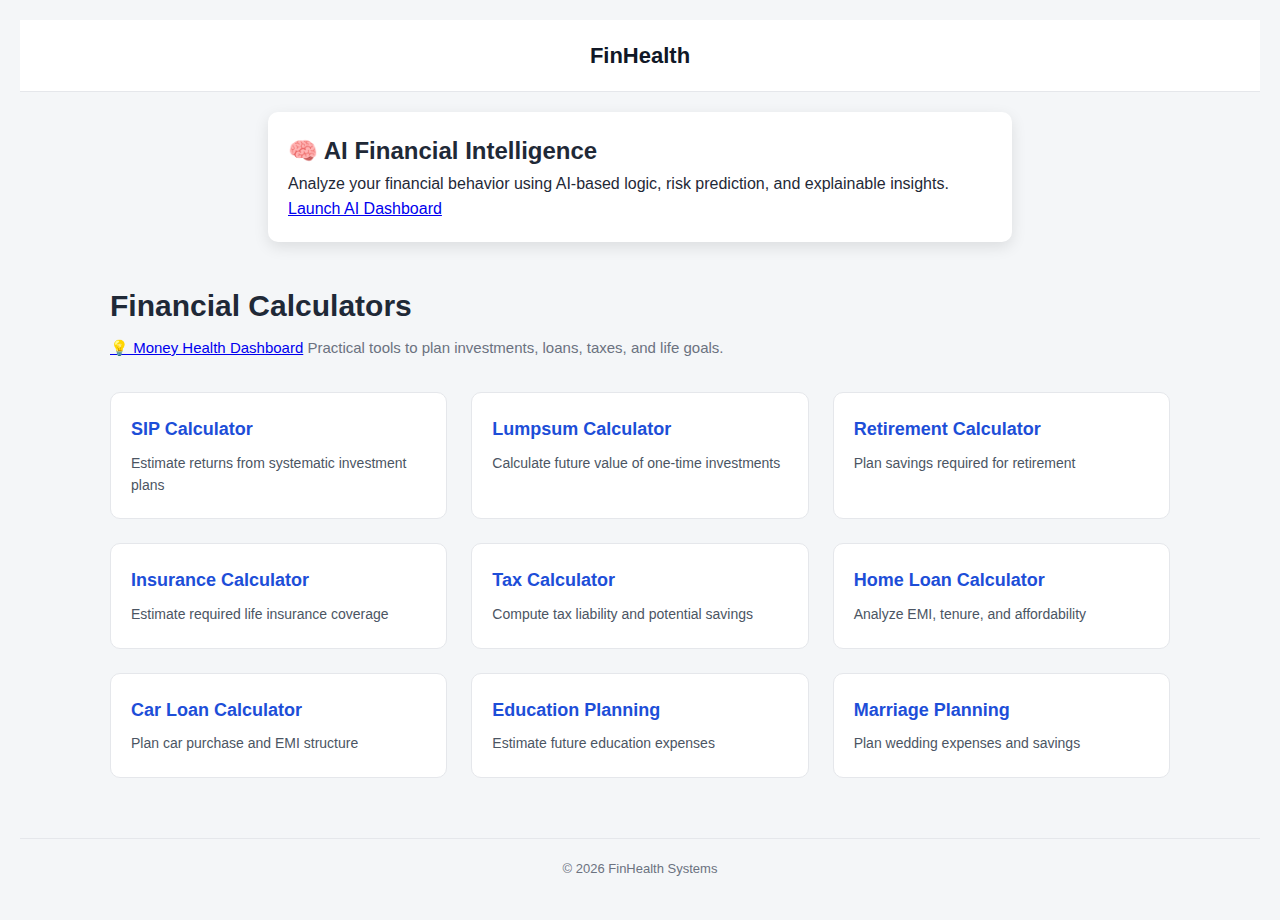
<file: index.html>
<!DOCTYPE html>
<html lang="en">
<head>
  <meta charset="UTF-8">
  <title>FinHealth – Financial Calculators</title>
  <meta name="viewport" content="width=device-width, initial-scale=1.0">
  <link rel="stylesheet" href="css/style.css">
</head>

<body>

<!-- Header -->
<nav class="navbar">
  <h1 class="logo">FinHealth</h1>
</nav>
<section class="card">
  <h2>🧠 AI Financial Intelligence</h2>
  <p>
    Analyze your financial behavior using AI-based logic,
    risk prediction, and explainable insights.
  </p>

  <a href="ai-dashboard.html" class="btn">
    Launch AI Dashboard
  </a>
</section>

<!-- Main Content -->
<main class="content">

  <section class="page-header">
    <h2>Financial Calculators</h2>
    <p>
      <a href="innovation.html">💡 Money Health Dashboard</a>

      Practical tools to plan investments, loans, taxes, and life goals.
    </p>
  </section>

  <!-- Calculator Grid -->
  <section class="calculator-grid">

    <a href="calculators/sip.html" class="calc-card">
      <h3>SIP Calculator</h3>
      <p>Estimate returns from systematic investment plans</p>
    </a>

    <a href="calculators/lumpsum.html" class="calc-card">
      <h3>Lumpsum Calculator</h3>
      <p>Calculate future value of one-time investments</p>
    </a>

    <a href="calculators/retirement.html" class="calc-card">
      <h3>Retirement Calculator</h3>
      <p>Plan savings required for retirement</p>
    </a>

    <a href="calculators/insurance.html" class="calc-card">
      <h3>Insurance Calculator</h3>
      <p>Estimate required life insurance coverage</p>
    </a>

    <a href="calculators/tax.html" class="calc-card">
      <h3>Tax Calculator</h3>
      <p>Compute tax liability and potential savings</p>
    </a>

    <a href="calculators/home-loan.html" class="calc-card">
      <h3>Home Loan Calculator</h3>
      <p>Analyze EMI, tenure, and affordability</p>
    </a>

    <a href="calculators/car.html" class="calc-card">
      <h3>Car Loan Calculator</h3>
      <p>Plan car purchase and EMI structure</p>
    </a>

    <a href="calculators/education.html" class="calc-card">
      <h3>Education Planning</h3>
      <p>Estimate future education expenses</p>
    </a>

    <a href="calculators/marriage.html" class="calc-card">
      <h3>Marriage Planning</h3>
      <p>Plan wedding expenses and savings</p>
    </a>

  </section>

</main>

<!-- Footer -->
<footer>
  <p>© 2026 FinHealth Systems</p>
</footer>

</body>
</html>
</file>
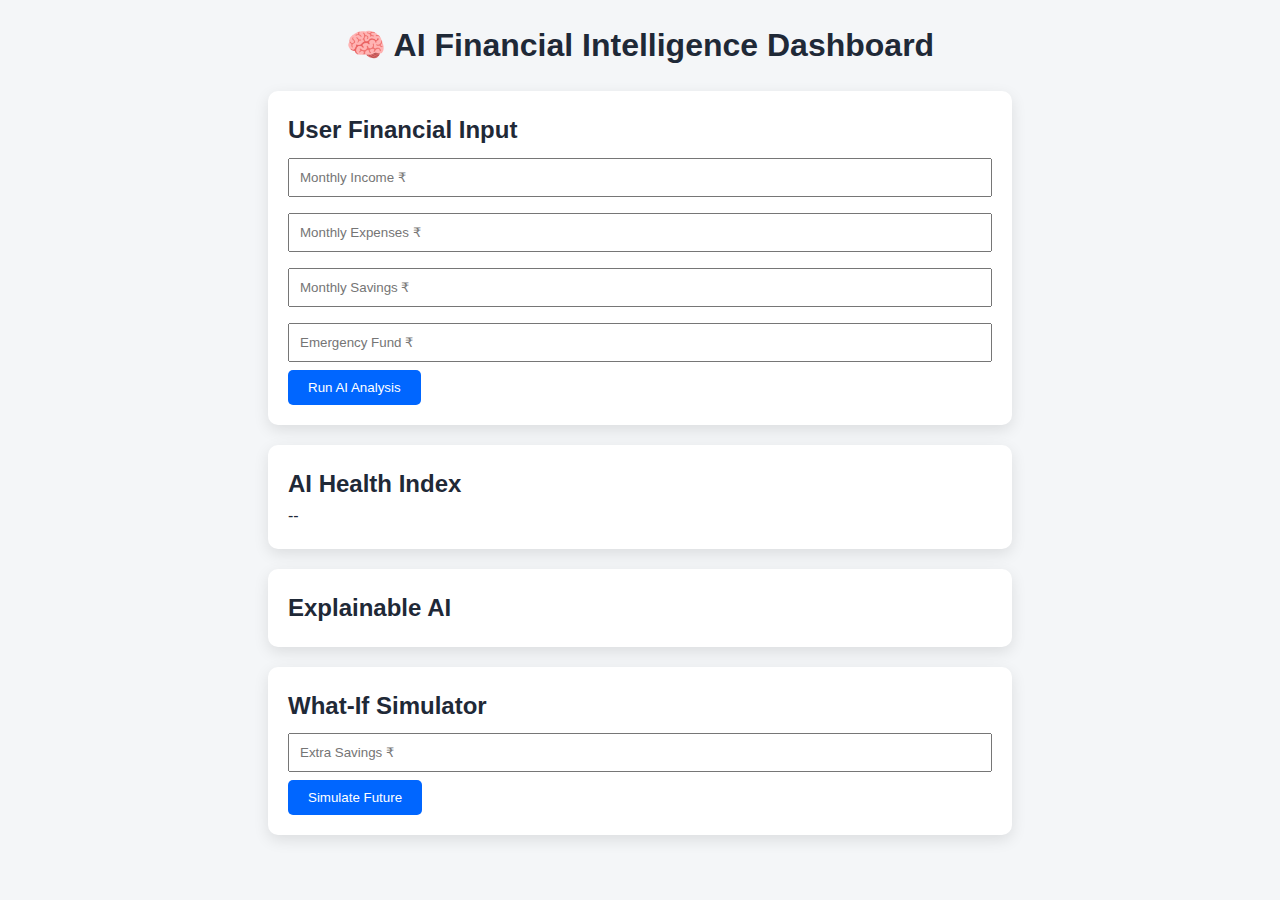
<file: ai-dashboard.html>
<!DOCTYPE html>
<html>
<head>
  <title>AI Financial Intelligence</title>
  <link rel="stylesheet" href="css/style.css">
</head>
<body>

<h1>🧠 AI Financial Intelligence Dashboard</h1>

<section class="card">
  <h2>User Financial Input</h2>
  <input id="income" placeholder="Monthly Income ₹" type="number">
  <input id="expenses" placeholder="Monthly Expenses ₹" type="number">
  <input id="savings" placeholder="Monthly Savings ₹" type="number">
  <input id="emergency" placeholder="Emergency Fund ₹" type="number">

  <button onclick="runAI()">Run AI Analysis</button>
</section>

<section class="card">
  <h2>AI Health Index</h2>
  <div id="aiScore">--</div>
  <p id="riskLevel"></p>
  <p id="personality"></p>
</section>

<section class="card">
  <h2>Explainable AI</h2>
  <ul id="explanation"></ul>
</section>

<section class="card">
  <h2>What-If Simulator</h2>
  <input id="extraSave" placeholder="Extra Savings ₹" type="number">
  <button onclick="simulate()">Simulate Future</button>
  <p id="simulationResult"></p>
</section>

<script src="js/ai-engine.js"></script>
<script src="js/ai-explainer.js"></script>
<script src="js/ai-simulator.js"></script>
<script src="js/ai-ui.js"></script>

</body>
</html>
</file>
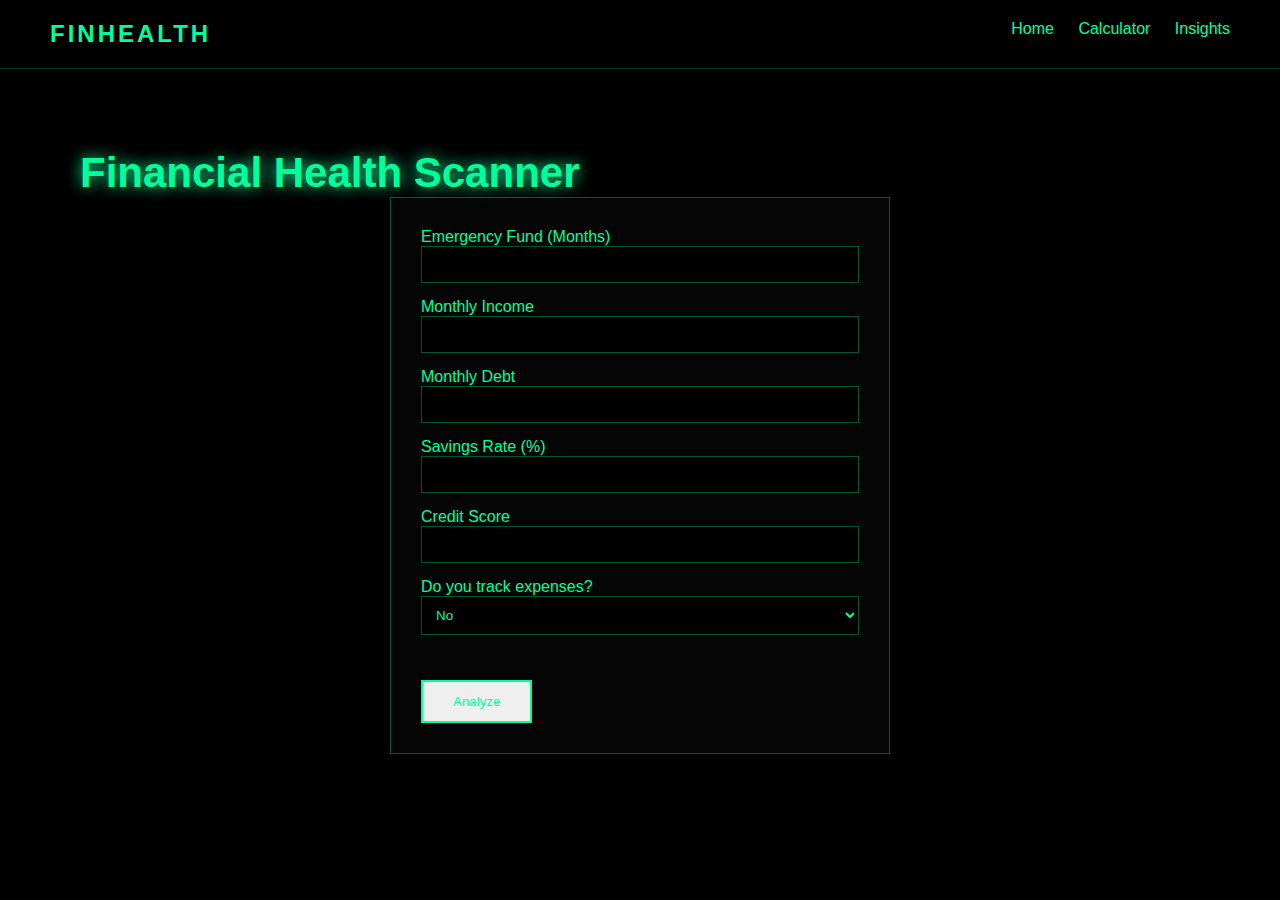
<file: calculator.html>
<!DOCTYPE html>
<html lang="en">
<head>
  <meta charset="UTF-8">
  <title>FinHealth Scanner</title>
  <link rel="stylesheet" href="style.css">
</head>
<body>

<div class="bg-animation"></div>

<nav class="navbar">
  <h1 class="logo">FINHEALTH</h1>
  <div class="nav-links">
    <a href="index.html">Home</a>
    <a href="calculator.html">Calculator</a>
    <a href="importance.html">Insights</a>
  </div>
</nav>

<section class="scanner">
  <h2 class="glow">Financial Health Scanner</h2>

  <div class="card">
    <label>Emergency Fund (Months)</label>
    <input type="number" id="emergency">

    <label>Monthly Income</label>
    <input type="number" id="income">

    <label>Monthly Debt</label>
    <input type="number" id="debt">

    <label>Savings Rate (%)</label>
    <input type="number" id="savings">

    <label>Credit Score</label>
    <input type="number" id="credit">

    <label>Do you track expenses?</label>
    <select id="track">
      <option value="0">No</option>
      <option value="1">Yes</option>
    </select>

    <button class="btn-neon" onclick="calculate()">Analyze</button>
  </div>

  <div class="result-box">
    <h3 id="score"></h3>
    <p id="message"></p>
  </div>
</section>

<script src="script.js"></script>
</body>
</html>
</file>
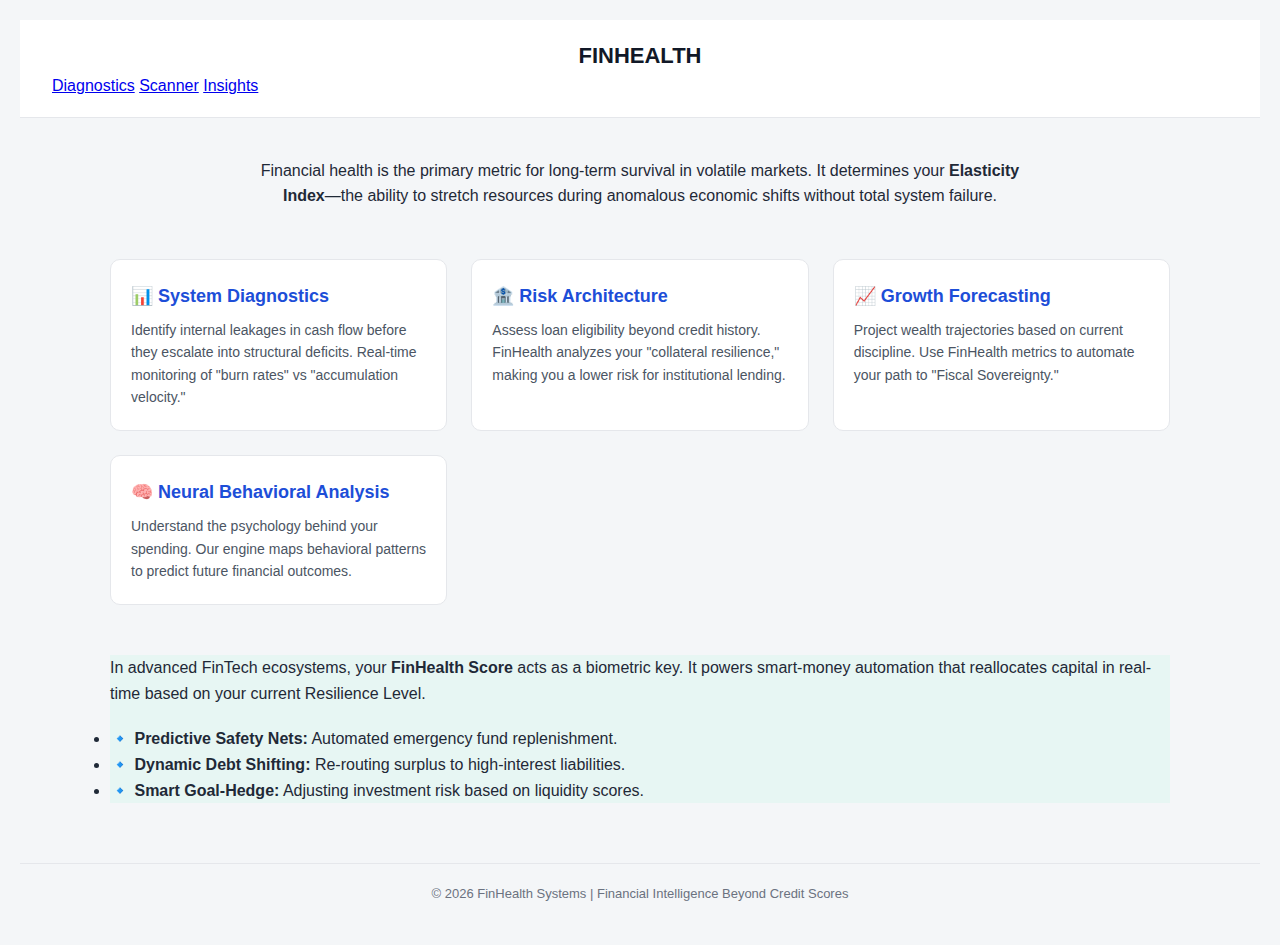
<file: importance.html>
<!DOCTYPE html>
<html lang="en">
<head>
  <meta charset="UTF-8">
  <title>FinHealth | Neural Insights</title>
  <meta name="viewport" content="width=device-width, initial-scale=1.0">
  <link rel="stylesheet" href="css/style.css">
</head>
<body>

<div id="parallax-bg">
  <div class="layer layer-stars"></div>
  <div class="layer layer-grid"></div>
  <div class="layer layer-glow"></div>
  <canvas id="particle-canvas"></canvas>
</div>

<nav class="navbar">
  <h1 class="logo">FINHEALTH</h1>
  <div class="nav-links">
    <a href="index.html">Diagnostics</a>
    <a href="calculator.html">Scanner</a>
    <a href="importance.html">Insights</a>
  </div>
</nav>

<section class="content">
  <h2 class="glow">Critical Financial Intelligence</h2>
  
  <p class="intro" style="text-align: center; max-width: 800px; margin: 0 auto 50px auto;">
    Financial health is the primary metric for long-term survival in volatile markets. 
    It determines your <strong>Elasticity Index</strong>—the ability to stretch resources during 
    anomalous economic shifts without total system failure.
  </p>

  <div class="calculator-grid">
    <div class="calc-card">
      <h3>📊 System Diagnostics</h3>
      <p>Identify internal leakages in cash flow before they escalate into structural deficits. Real-time monitoring of "burn rates" vs "accumulation velocity."</p>
    </div>

    <div class="calc-card">
      <h3>🏦 Risk Architecture</h3>
      <p>Assess loan eligibility beyond credit history. FinHealth analyzes your "collateral resilience," making you a lower risk for institutional lending.</p>
    </div>

    <div class="calc-card">
      <h3>📈 Growth Forecasting</h3>
      <p>Project wealth trajectories based on current discipline. Use FinHealth metrics to automate your path to "Fiscal Sovereignty."</p>
    </div>

    <div class="calc-card">
      <h3>🧠 Neural Behavioral Analysis</h3>
      <p>Understand the psychology behind your spending. Our engine maps behavioral patterns to predict future financial outcomes.</p>
    </div>
  </div>

  

  <div class="calc-card-left" style="margin-top: 50px; background: rgba(0, 255, 156, 0.05);">
    <h3 class="glow">AI-Driven Automation</h3>
    <p>
      In advanced FinTech ecosystems, your <strong>FinHealth Score</strong> acts as a biometric key. 
      It powers smart-money automation that reallocates capital in real-time based on your 
      current Resilience Level.
    </p>
    <ul class="use-list" style="margin-top: 20px;">
      <li>🔹 <strong>Predictive Safety Nets:</strong> Automated emergency fund replenishment.</li>
      <li>🔹 <strong>Dynamic Debt Shifting:</strong> Re-routing surplus to high-interest liabilities.</li>
      <li>🔹 <strong>Smart Goal-Hedge:</strong> Adjusting investment risk based on liquidity scores.</li>
    </ul>
  </div>

</section>

<footer>
  <p>© 2026 FinHealth Systems | Financial Intelligence Beyond Credit Scores</p>
</footer>

<script src="js/background.js"></script>
</body>
</html>
</file>
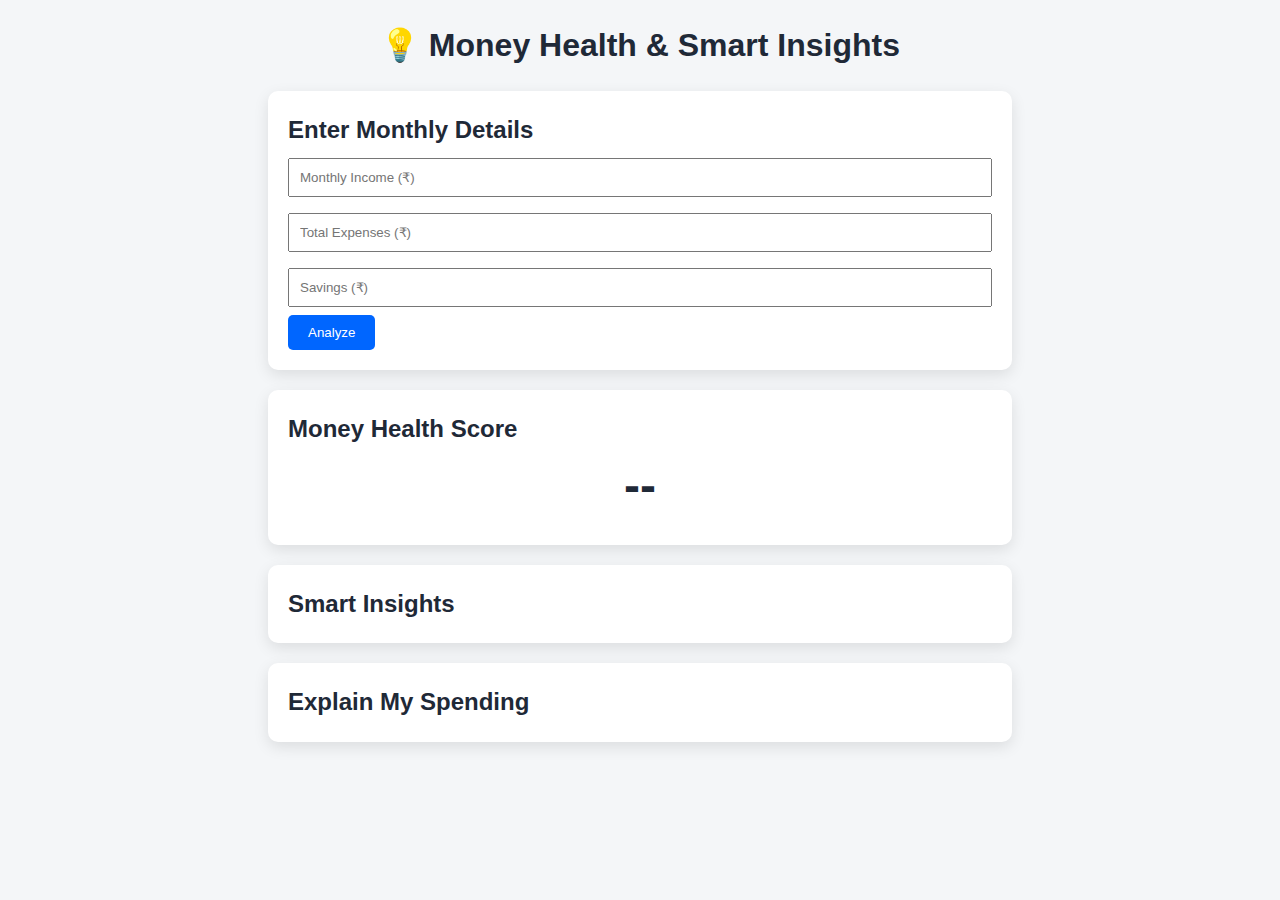
<file: innovation.html>
<!DOCTYPE html>
<html lang="en">
<head>
  <meta charset="UTF-8">
  <title>Money Health Dashboard</title>
  <link rel="stylesheet" href="css/style.css">
</head>
<body>

  <h1>💡 Money Health & Smart Insights</h1>

  <!-- INPUT SECTION -->
  <section class="card">
    <h2>Enter Monthly Details</h2>

    <input type="number" id="income" placeholder="Monthly Income (₹)">
    <input type="number" id="expenses" placeholder="Total Expenses (₹)">
    <input type="number" id="savings" placeholder="Savings (₹)">

    <button onclick="calculateHealth()">Analyze</button>
  </section>

  <!-- SCORE -->
  <section class="card">
    <h2>Money Health Score</h2>
    <div id="scoreCircle">--</div>
    <p id="scoreText"></p>
  </section>

  <!-- INSIGHTS -->
  <section class="card">
    <h2>Smart Insights</h2>
    <ul id="insights"></ul>
  </section>

  <!-- EXPLAIN PANEL -->
  <section class="card">
    <h2>Explain My Spending</h2>
    <p id="explain"></p>
  </section>

<script src="js/innovation.js"></script>
</body>
</html>
</file>
<file: style.css>
* {
  margin: 0;
  padding: 0;
  box-sizing: border-box;
  font-family: "Segoe UI", sans-serif;
}

body {
  background: #000;
  color: #00ff9c;
  overflow-x: hidden;
}

.bg-animation {
  position: fixed;
  width: 100%;
  height: 100%;
  background: radial-gradient(circle, rgba(0,255,156,0.08), transparent 60%);
  animation: pulse 6s infinite alternate;
  z-index: -1;
}

@keyframes pulse {
  from { transform: scale(1); }
  to { transform: scale(1.3); }
}

.navbar {
  display: flex;
  justify-content: space-between;
  padding: 20px 50px;
  border-bottom: 1px solid #00ff9c33;
}

.logo {
  font-size: 24px;
  letter-spacing: 3px;
}

.nav-links a {
  margin-left: 20px;
  color: #00ff9c;
  text-decoration: none;
}

.hero {
  text-align: center;
  padding: 120px 20px;
}

.glow {
  font-size: 42px;
  text-shadow: 0 0 15px #00ff9c;
}

.btn-neon {
  display: inline-block;
  margin-top: 30px;
  padding: 12px 30px;
  border: 2px solid #00ff9c;
  color: #00ff9c;
  text-decoration: none;
  transition: 0.3s;
}

.btn-neon:hover {
  background: #00ff9c;
  color: #000;
}

.content, .scanner {
  padding: 80px;
}

.card {
  max-width: 500px;
  margin: auto;
  background: #050505;
  padding: 30px;
  border: 1px solid #00ff9c55;
}

.card input, select {
  width: 100%;
  margin-bottom: 15px;
  padding: 10px;
  background: black;
  border: 1px solid #00ff9c55;
  color: #00ff9c;
}

.result-box {
  text-align: center;
  margin-top: 40px;
}

footer {
  text-align: center;
  padding: 20px;
  border-top: 1px solid #00ff9c33;
}
/* ===== LIVE PARALLAX BACKGROUND ===== */
#parallax-bg {
  position: fixed;
  inset: 0;
  overflow: hidden;
  z-index: -10;
  background: #000;
}

.layer {
  position: absolute;
  width: 120%;
  height: 120%;
  top: -10%;
  left: -10%;
  will-change: transform;
}

/* STAR FIELD */
.layer-stars {
  background:
    radial-gradient(#00ff9c 1px, transparent 1px);
  background-size: 60px 60px;
  opacity: 0.15;
}

/* GRID HUD */
.layer-grid {
  background-image:
    linear-gradient(rgba(0,255,156,0.08) 1px, transparent 1px),
    linear-gradient(90deg, rgba(0,255,156,0.08) 1px, transparent 1px);
  background-size: 80px 80px;
  opacity: 0.2;
}

/* GLOW LAYER */
.layer-glow {
  background: radial-gradient(circle at center,
    rgba(0,255,156,0.12),
    transparent 65%);
  filter: blur(40px);
}

/* PARTICLE CANVAS */
#particle-canvas {
  position: absolute;
  width: 100%;
  height: 100%;
}

/* Ensure content stays above */
body > *:not(#parallax-bg) {
  position: relative;
  z-index: 1;
}
</file>
<file: css/style.css>
/* ---------------- RESET ---------------- */
* {
  margin: 0;
  padding: 0;
  box-sizing: border-box;
  font-family: "Segoe UI", Arial, sans-serif;
}

/* ---------------- BODY ---------------- */
body {
  background-color: #f4f6fb;
  color: #1f2937;
  line-height: 1.6;
}

/* ---------------- NAVBAR ---------------- */
.navbar {
  background: #ffffff;
  padding: 18px 32px;
  border-bottom: 1px solid #e5e7eb;
}

.logo {
  font-size: 22px;
  font-weight: 600;
  color: #111827;
}

/* ---------------- MAIN CONTENT ---------------- */
.content {
  max-width: 1100px;
  margin: 40px auto;
  padding: 0 20px;
}

/* Page Header */
.page-header {
  margin-bottom: 32px;
}

.page-header h2 {
  font-size: 30px;
  font-weight: 600;
  margin-bottom: 6px;
}

.page-header p {
  color: #6b7280;
  font-size: 15px;
}

/* ---------------- CALCULATOR GRID ---------------- */
.calculator-grid {
  display: grid;
  grid-template-columns: repeat(auto-fit, minmax(260px, 1fr));
  gap: 24px;
}

/* Calculator Card */
.calc-card {
  background: #ffffff;
  border-radius: 10px;
  padding: 22px 20px;
  text-decoration: none;
  color: inherit;
  border: 1px solid #e5e7eb;
  transition: all 0.2s ease;
}

.calc-card h3 {
  font-size: 18px;
  font-weight: 600;
  color: #1d4ed8;
  margin-bottom: 8px;
}

.calc-card p {
  font-size: 14px;
  color: #4b5563;
}

/* Hover Effect (Professional, not flashy) */
.calc-card:hover {
  border-color: #2563eb;
  box-shadow: 0 6px 18px rgba(0,0,0,0.08);
  transform: translateY(-2px);
}

/* ---------------- FOOTER ---------------- */
footer {
  margin-top: 60px;
  padding: 20px;
  text-align: center;
  font-size: 13px;
  color: #6b7280;
  border-top: 1px solid #e5e7eb;
}

/* ---------------- REMOVE OLD EFFECTS ---------------- */
#parallax-bg,
canvas,
.layer,
.glow,
.btn-neon,
.system-status,
.hero,
.neon-divider {
  display: none !important;
}
body {
  font-family: Arial, sans-serif;
  background: #f4f6f8;
  padding: 20px;
}

h1 {
  text-align: center;
}

.card {
  background: white;
  padding: 20px;
  margin: 20px auto;
  width: 60%;
  border-radius: 10px;
  box-shadow: 0 5px 15px rgba(0,0,0,0.1);
}

input {
  width: 100%;
  padding: 10px;
  margin: 8px 0;
}

button {
  padding: 10px 20px;
  background: #0066ff;
  color: white;
  border: none;
  border-radius: 5px;
}

#scoreCircle {
  font-size: 48px;
  font-weight: bold;
  text-align: center;
}
</file>
